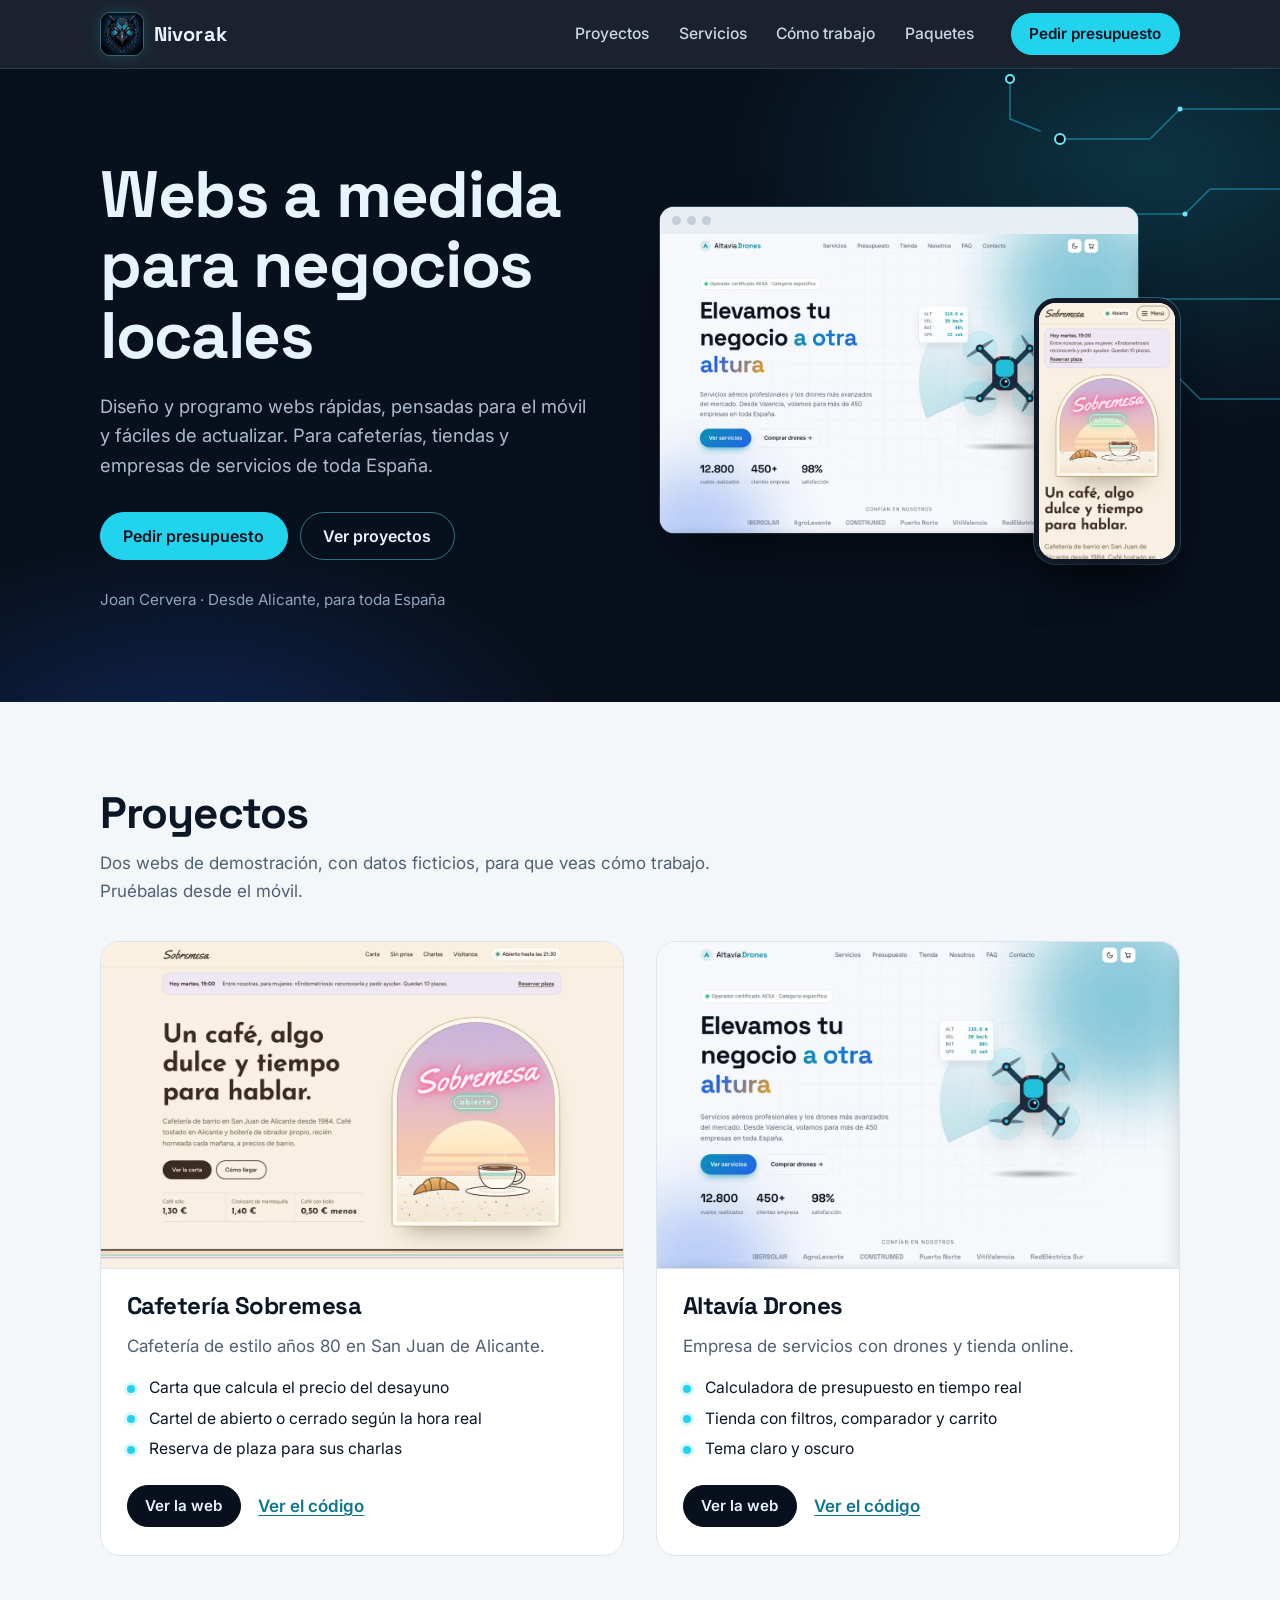
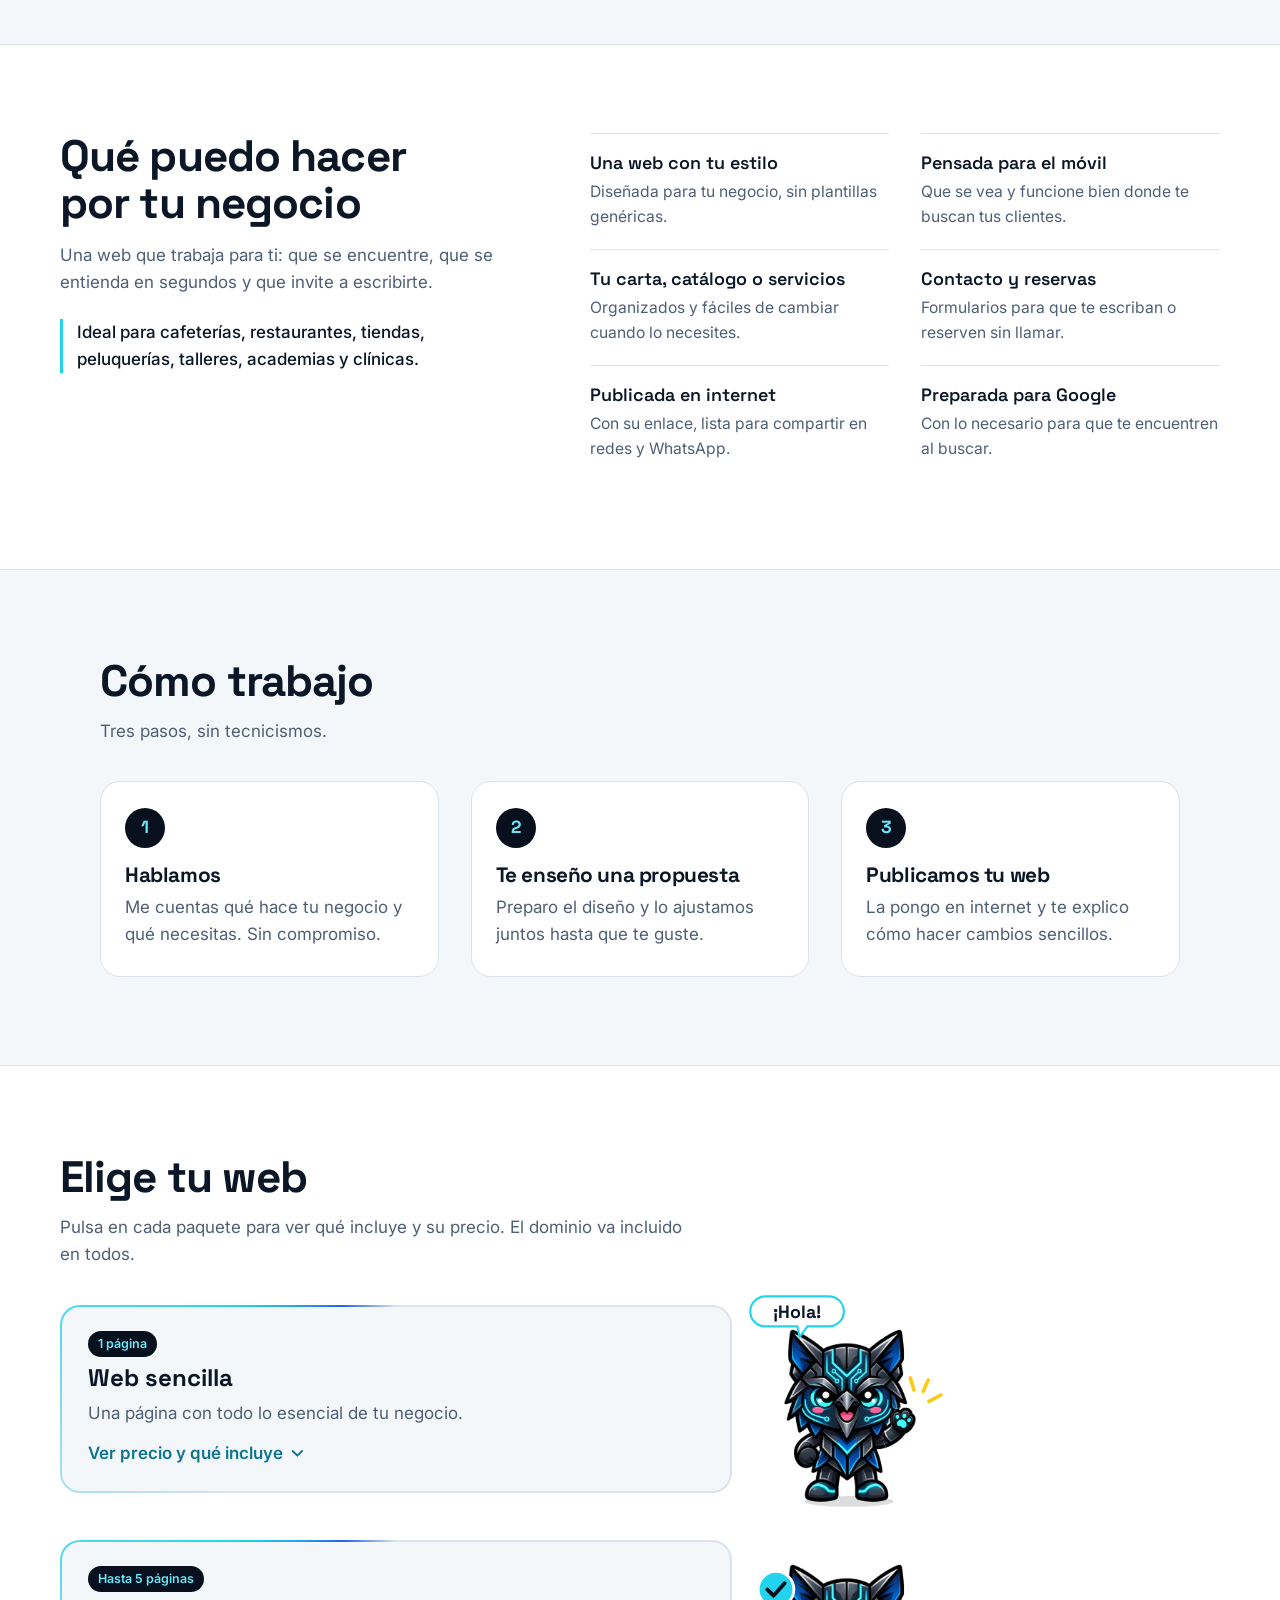
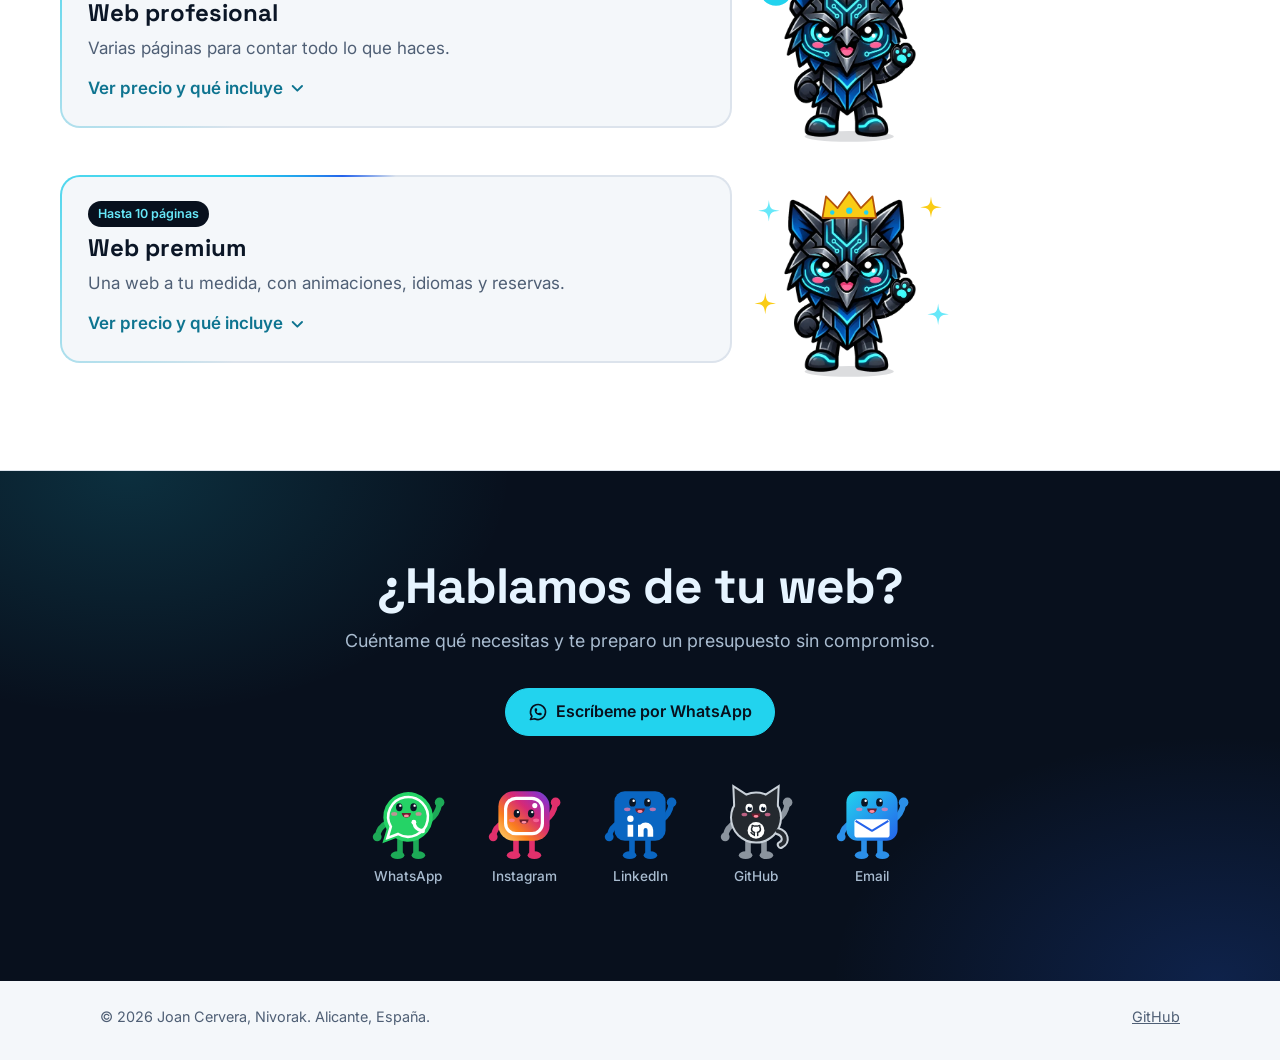
<file: index.html>
<!doctype html>
<html lang="es">
<head>
  <meta charset="utf-8">
  <meta name="viewport" content="width=device-width, initial-scale=1">
  <title>Nivorak | Diseño web a medida desde Alicante para toda España</title>
  <meta name="description" content="Webs a medida para negocios: rápidas, pensadas para el móvil y fáciles de actualizar. Desde Alicante, para toda España. Presupuesto sin compromiso.">
  <link rel="canonical" href="https://nivorakk.github.io/">
  <meta name="theme-color" content="#08101D">
  <link rel="icon" href="assets/img/favicon.png" type="image/png" sizes="96x96">
  <link rel="apple-touch-icon" href="assets/img/apple-touch-icon.png">

  <meta property="og:type" content="website">
  <meta property="og:locale" content="es_ES">
  <meta property="og:site_name" content="Nivorak">
  <meta property="og:title" content="Nivorak | Webs a medida para negocios, desde Alicante para toda España">
  <meta property="og:description" content="Webs a medida para negocios: rápidas, pensadas para el móvil y fáciles de actualizar. Desde Alicante, para toda España. Presupuesto sin compromiso.">
  <meta property="og:url" content="https://nivorakk.github.io/">
  <meta property="og:image" content="https://nivorakk.github.io/assets/img/og.png">
  <meta property="og:image:width" content="1200">
  <meta property="og:image:height" content="630">
  <meta property="og:image:alt" content="La mascota de Nivorak saludando: webs a medida para negocios, desde Alicante para toda España">
  <meta name="twitter:card" content="summary_large_image">

  <script type="application/ld+json">
  {
    "@context": "https://schema.org",
    "@type": "ProfessionalService",
    "name": "Nivorak",
    "description": "Diseño y desarrollo de webs a medida para negocios locales: rápidas, pensadas para el móvil y fáciles de actualizar.",
    "url": "https://nivorakk.github.io/",
    "image": "https://nivorakk.github.io/assets/img/og.png",
    "logo": "https://nivorakk.github.io/assets/img/logo.webp",
    "email": "nivorak.ai@outlook.es",
    "founder": { "@type": "Person", "name": "Joan Cervera" },
    "address": { "@type": "PostalAddress", "addressLocality": "Alicante", "addressRegion": "Comunidad Valenciana", "addressCountry": "ES" },
    "areaServed": "España",
    "knowsLanguage": "es",
    "hasOfferCatalog": {
      "@type": "OfferCatalog",
      "name": "Paquetes de diseño web (precios con IVA)",
      "itemListElement": [
        { "@type": "Offer", "price": "363.00", "priceCurrency": "EUR", "itemOffered": { "@type": "Service", "name": "Web sencilla", "description": "Una página con todo lo esencial del negocio, adaptada al móvil y con dominio incluido." } },
        { "@type": "Offer", "price": "968.00", "priceCurrency": "EUR", "itemOffered": { "@type": "Service", "name": "Web profesional", "description": "Hasta 5 páginas, formulario de contacto y preparada para Google. Dominio incluido." } },
        { "@type": "Offer", "price": "1815.00", "priceCurrency": "EUR", "itemOffered": { "@type": "Service", "name": "Web premium", "description": "Hasta 10 páginas, diseño personalizado con animaciones, varios idiomas, blog y reservas. Dominio incluido." } }
      ]
    },
    "sameAs": [
      "https://www.linkedin.com/in/nivorak",
      "https://github.com/Nivorakk",
      "https://www.instagram.com/nivorak.ai/"
    ]
  }
  </script>

  <link rel="preconnect" href="https://fonts.googleapis.com">
  <link rel="preconnect" href="https://fonts.gstatic.com" crossorigin>
  <link href="https://fonts.googleapis.com/css2?family=Inter:wght@400;500;600;700&family=Space+Grotesk:wght@500;600;700&display=swap" rel="stylesheet">
  <link rel="stylesheet" href="assets/css/estilos.css">
</head>
<body>
  <a class="skip" href="#proyectos">Saltar al contenido</a>

  <header class="top">
    <div class="top__in">
      <a class="logo" href="#inicio" aria-label="Nivorak, inicio">
        <img src="assets/img/logo.webp" width="44" height="44" alt="">
        <span>Nivorak</span>
      </a>
      <nav class="nav" aria-label="Secciones">
        <a href="#proyectos">Proyectos</a>
        <a href="#servicios">Servicios</a>
        <a href="#como-trabajo">Cómo trabajo</a>
        <a href="#paquetes">Paquetes</a>
      </nav>
      <a class="btn btn--small" href="#contacto">Pedir presupuesto</a>
    </div>
  </header>

  <main>
    <section class="hero" id="inicio" aria-labelledby="hero-title">
      <svg class="hero__circuit" viewBox="0 0 600 420" fill="none" aria-hidden="true">
        <g stroke="#22D3EE" stroke-width="1.6" stroke-linecap="round" stroke-linejoin="round" opacity=".45">
          <path d="M600 40 H500 L470 70 H380"/>
          <path d="M600 120 H530 L505 145 H420 L390 175 H300"/>
          <path d="M600 230 H450 L425 255 H260"/>
          <path d="M600 330 H520 L490 300 H400"/>
          <path d="M330 10 V50 L360 62"/>
        </g>
        <g fill="#08101D" stroke="#67E8F9" stroke-width="2"><circle cx="380" cy="70" r="5"/><circle cx="300" cy="175" r="5"/><circle cx="260" cy="255" r="5"/><circle cx="400" cy="300" r="5"/><circle cx="330" cy="10" r="4"/></g>
        <g fill="#67E8F9"><circle cx="500" cy="40" r="2.5"/><circle cx="505" cy="145" r="2.5"/><circle cx="450" cy="230" r="2.5"/><circle cx="490" cy="300" r="2.5"/></g>
      </svg>

      <div class="hero__in">
        <div class="hero__copy">
          <h1 id="hero-title">Webs a medida para negocios locales</h1>
          <p class="hero__lead">
            Diseño y programo webs rápidas, pensadas para el móvil y fáciles de actualizar.
            Para cafeterías, tiendas y empresas de servicios de toda España.
          </p>
          <div class="hero__cta">
            <a class="btn" href="#contacto">Pedir presupuesto</a>
            <a class="btn btn--ghost" href="#proyectos">Ver proyectos</a>
          </div>
          <p class="hero__who">Joan Cervera · Desde Alicante, para toda España</p>
        </div>

        <div class="devices" aria-hidden="true">
          <div class="device device--laptop">
            <div class="device__bar"><i></i><i></i><i></i></div>
            <img src="assets/img/drones-ordenador.webp" width="1200" height="750" alt="">
          </div>
          <div class="device device--phone">
            <img src="assets/img/cafe-movil.webp" width="600" height="1298" alt="">
          </div>
        </div>
      </div>
    </section>

    <section class="section" id="proyectos" aria-labelledby="proyectos-title">
      <div class="section__head">
        <h2 id="proyectos-title">Proyectos</h2>
        <p>Dos webs de demostración, con datos ficticios, para que veas cómo trabajo. Pruébalas desde el móvil.</p>
      </div>

      <div class="projects">
        <article class="project">
          <a class="project__shot" href="https://nivorakk.github.io/Cafeter-a_Web/" tabindex="-1" aria-hidden="true">
            <img src="assets/img/cafe-ordenador.webp" width="1200" height="750" loading="lazy" alt="">
          </a>
          <div class="project__body">
            <h3>Cafetería Sobremesa</h3>
            <p>Cafetería de estilo años 80 en San Juan de Alicante.</p>
            <ul>
              <li>Carta que calcula el precio del desayuno</li>
              <li>Cartel de abierto o cerrado según la hora real</li>
              <li>Reserva de plaza para sus charlas</li>
            </ul>
            <p class="project__links">
              <a class="btn btn--small" href="https://nivorakk.github.io/Cafeter-a_Web/">Ver la web</a>
              <a class="link" href="https://github.com/Nivorakk/Cafeter-a_Web">Ver el código</a>
            </p>
          </div>
        </article>

        <article class="project">
          <a class="project__shot" href="https://nivorakk.github.io/Drones_web/" tabindex="-1" aria-hidden="true">
            <img src="assets/img/drones-ordenador.webp" width="1200" height="750" loading="lazy" alt="">
          </a>
          <div class="project__body">
            <h3>Altavía Drones</h3>
            <p>Empresa de servicios con drones y tienda online.</p>
            <ul>
              <li>Calculadora de presupuesto en tiempo real</li>
              <li>Tienda con filtros, comparador y carrito</li>
              <li>Tema claro y oscuro</li>
            </ul>
            <p class="project__links">
              <a class="btn btn--small" href="https://nivorakk.github.io/Drones_web/">Ver la web</a>
              <a class="link" href="https://github.com/Nivorakk/Drones_web">Ver el código</a>
            </p>
          </div>
        </article>
      </div>
    </section>

    <section class="section section--alt" id="servicios" aria-labelledby="servicios-title">
      <div class="services">
        <div class="services__intro">
          <h2 id="servicios-title">Qué puedo hacer por tu negocio</h2>
          <p>Una web que trabaja para ti: que se encuentre, que se entienda en segundos y que invite a escribirte.</p>
          <p class="fit">Ideal para cafeterías, restaurantes, tiendas, peluquerías, talleres, academias y clínicas.</p>
        </div>
        <dl class="services__list">
          <div><dt>Una web con tu estilo</dt><dd>Diseñada para tu negocio, sin plantillas genéricas.</dd></div>
          <div><dt>Pensada para el móvil</dt><dd>Que se vea y funcione bien donde te buscan tus clientes.</dd></div>
          <div><dt>Tu carta, catálogo o servicios</dt><dd>Organizados y fáciles de cambiar cuando lo necesites.</dd></div>
          <div><dt>Contacto y reservas</dt><dd>Formularios para que te escriban o reserven sin llamar.</dd></div>
          <div><dt>Publicada en internet</dt><dd>Con su enlace, lista para compartir en redes y WhatsApp.</dd></div>
          <div><dt>Preparada para Google</dt><dd>Con lo necesario para que te encuentren al buscar.</dd></div>
        </dl>
      </div>
    </section>

    <section class="section" id="como-trabajo" aria-labelledby="pasos-title">
      <div class="section__head">
        <h2 id="pasos-title">Cómo trabajo</h2>
        <p>Tres pasos, sin tecnicismos.</p>
      </div>
      <ol class="steps">
        <li>
          <h3>Hablamos</h3>
          <p>Me cuentas qué hace tu negocio y qué necesitas. Sin compromiso.</p>
        </li>
        <li>
          <h3>Te enseño una propuesta</h3>
          <p>Preparo el diseño y lo ajustamos juntos hasta que te guste.</p>
        </li>
        <li>
          <h3>Publicamos tu web</h3>
          <p>La pongo en internet y te explico cómo hacer cambios sencillos.</p>
        </li>
      </ol>
    </section>

    <section class="section section--alt" id="paquetes" aria-labelledby="paquetes-title">
      <div class="plans-wrap">
        <div class="section__head">
          <h2 id="paquetes-title">Elige tu web</h2>
          <p>Pulsa en cada paquete para ver qué incluye y su precio. El dominio va incluido en todos.</p>
        </div>
        <div class="plans">
          <div class="plan-row">
            <details class="plan" name="paquete">
              <summary>
                <span class="plan__tag">1 página</span>
                <span class="plan__name">Web sencilla</span>
                <span class="plan__sum">Una página con todo lo esencial de tu negocio.</span>
                <span class="plan__more">Ver precio y qué incluye <svg class="plan__chev" viewBox="0 0 24 24" aria-hidden="true"><path d="M6 9l6 6 6-6"/></svg></span>
              </summary>
              <div class="plan__body">
                <p class="plan__price">300 € + IVA = <strong>363 €</strong></p>
                <p class="plan__note">Pago único. Dominio incluido.</p>
                <h4>Qué incluye</h4>
                <ul class="plan__list">
                  <li>Una sola página con inicio, servicios o carta, tu negocio, horario y mapa, y contacto.</li>
                  <li>Botón de WhatsApp para que tus clientes te escriban al momento.</li>
                  <li>Adaptada al móvil y rápida.</li>
                  <li>Dominio propio (www.tunegocio.es) incluido.</li>
                  <li>Alta en Google.</li>
                  <li>2 rondas de cambios hasta que te guste.</li>
                  <li>Entrega en 1 semana, aproximadamente.</li>
                </ul>
                <h4>Mantenimiento (opcional)</h4>
                <ul class="plan__maint">
                  <li><span class="plan__mname">Básico</span><span class="plan__mprice">30 € + IVA = <strong>36,30 €</strong>/mes</span><span class="plan__mtext">Renovación del dominio, revisión mensual de que todo funciona, copia de seguridad y 1 cambio pequeño al mes.</span></li>
                  <li><span class="plan__mname">Estándar</span><span class="plan__mprice">60 € + IVA = <strong>72,60 €</strong>/mes</span><span class="plan__mtext">Todo lo del Básico y hasta 3 cambios pequeños al mes.</span></li>
                  <li><span class="plan__mname">Completo</span><span class="plan__mprice">100 € + IVA = <strong>121 €</strong>/mes</span><span class="plan__mtext">Todo lo del Estándar, cambios pequeños sin límite, respuesta en menos de 24 horas y una novedad al mes (una oferta, una foto de temporada…).</span></li>
                </ul>
                <p class="plan__small">Un cambio pequeño es cambiar un texto, una foto, un precio o un horario. Algo más grande, como una sección nueva, se presupuesta aparte. A partir del segundo año, la renovación del dominio va incluida en el mantenimiento.</p>
                <a class="btn plan__cta" href="https://wa.me/34648530954?text=Hola%20Joan%2C%20me%20interesa%20la%20Web%20sencilla.">Quiero la Web sencilla</a>
              </div>
            </details>
            <div class="nv nv--saluda" aria-hidden="true"><svg viewBox="-70 -60 560 580"><ellipse class="nv-sombra" cx="191" cy="490" rx="125" ry="15"/><g class="nv-fig"><image href="assets/img/nivo-cuerpo.webp" width="420" height="497"/><g class="nv-brazo"><image href="assets/img/nivo-brazo.webp" width="420" height="497"/></g><g class="nv-rayas" fill="none" stroke="#FACC15" stroke-width="10" stroke-linecap="round"><path d="M372 178l-10-34M398 182l14-32M414 210l34-18"/></g><g class="nv-bocadillo"><path d="M-44 -84h178a42 42 0 0 1 0 84h-60l-22 30-6-30h-90a42 42 0 0 1 0-84z" fill="#fff" stroke="#22D3EE" stroke-width="6" stroke-linejoin="round"/><text x="45" y="-24" text-anchor="middle" font-family="Space Grotesk, sans-serif" font-weight="700" font-size="50" fill="#0B1626">¡Hola!</text></g></g></svg></div>
          </div>
          <div class="plan-row">
            <details class="plan" name="paquete">
              <summary>
                <span class="plan__tag">Hasta 5 páginas</span>
                <span class="plan__name">Web profesional</span>
                <span class="plan__sum">Varias páginas para contar todo lo que haces.</span>
                <span class="plan__more">Ver precio y qué incluye <svg class="plan__chev" viewBox="0 0 24 24" aria-hidden="true"><path d="M6 9l6 6 6-6"/></svg></span>
              </summary>
              <div class="plan__body">
                <p class="plan__price">800 € + IVA = <strong>968 €</strong></p>
                <p class="plan__note">Pago único. Dominio incluido.</p>
                <h4>Qué incluye</h4>
                <p class="plan__lead">Todo lo de la Web sencilla, y además:</p>
                <ul class="plan__list">
                  <li>Hasta 5 páginas: por ejemplo, inicio, servicios, quiénes somos, galería y contacto.</li>
                  <li>Formulario de contacto.</li>
                  <li>Preparada para aparecer mejor en Google.</li>
                  <li>3 rondas de cambios.</li>
                  <li>Entrega en 2 o 3 semanas.</li>
                </ul>
                <h4>Mantenimiento (opcional)</h4>
                <ul class="plan__maint">
                  <li><span class="plan__mname">Básico</span><span class="plan__mprice">30 € + IVA = <strong>36,30 €</strong>/mes</span><span class="plan__mtext">Renovación del dominio, revisión mensual de que todo funciona, copia de seguridad y 1 cambio pequeño al mes.</span></li>
                  <li><span class="plan__mname">Estándar</span><span class="plan__mprice">60 € + IVA = <strong>72,60 €</strong>/mes</span><span class="plan__mtext">Todo lo del Básico y hasta 3 cambios pequeños al mes.</span></li>
                  <li><span class="plan__mname">Completo</span><span class="plan__mprice">100 € + IVA = <strong>121 €</strong>/mes</span><span class="plan__mtext">Todo lo del Estándar, cambios pequeños sin límite, respuesta en menos de 24 horas y una novedad al mes (una oferta, una foto de temporada…).</span></li>
                </ul>
                <p class="plan__small">Un cambio pequeño es cambiar un texto, una foto, un precio o un horario. Algo más grande, como una sección nueva, se presupuesta aparte. A partir del segundo año, la renovación del dominio va incluida en el mantenimiento.</p>
                <a class="btn plan__cta" href="https://wa.me/34648530954?text=Hola%20Joan%2C%20me%20interesa%20la%20Web%20profesional.">Quiero la Web profesional</a>
              </div>
            </details>
            <div class="nv nv--asiente" aria-hidden="true"><svg viewBox="-70 -60 560 580"><ellipse class="nv-sombra" cx="191" cy="490" rx="125" ry="15"/><g class="nv-fig"><image href="assets/img/nivo-cuerpo.webp" width="420" height="497"/><g class="nv-brazo"><image href="assets/img/nivo-brazo.webp" width="420" height="497"/></g><g class="nv-check"><circle cx="-14" cy="78" r="50" fill="#22D3EE" stroke="#fff" stroke-width="8"/><path d="M-38 79l17 17 31-35" fill="none" stroke="#08101D" stroke-width="11" stroke-linecap="round" stroke-linejoin="round"/></g></g></svg></div>
          </div>
          <div class="plan-row">
            <details class="plan" name="paquete">
              <summary>
                <span class="plan__tag">Hasta 10 páginas</span>
                <span class="plan__name">Web premium</span>
                <span class="plan__sum">Una web a tu medida, con animaciones, idiomas y reservas.</span>
                <span class="plan__more">Ver precio y qué incluye <svg class="plan__chev" viewBox="0 0 24 24" aria-hidden="true"><path d="M6 9l6 6 6-6"/></svg></span>
              </summary>
              <div class="plan__body">
                <p class="plan__price">1.500 € + IVA = <strong>1.815 €</strong></p>
                <p class="plan__note">Pago único. Dominio incluido.</p>
                <h4>Qué incluye</h4>
                <p class="plan__lead">Todo lo de la Web profesional, y además:</p>
                <ul class="plan__list">
                  <li>Diseño más personalizado, con animaciones.</li>
                  <li>Hasta 10 páginas.</li>
                  <li>Varios idiomas, por ejemplo español e inglés.</li>
                  <li>Blog o sección de novedades.</li>
                  <li>Botón de reservas o citas.</li>
                  <li>Un mes de cambios incluidos después de la entrega.</li>
                </ul>
                <h4>Mantenimiento (opcional)</h4>
                <ul class="plan__maint">
                  <li><span class="plan__mname">Básico</span><span class="plan__mprice">30 € + IVA = <strong>36,30 €</strong>/mes</span><span class="plan__mtext">Renovación del dominio, revisión mensual de que todo funciona, copia de seguridad y 1 cambio pequeño al mes.</span></li>
                  <li><span class="plan__mname">Estándar</span><span class="plan__mprice">60 € + IVA = <strong>72,60 €</strong>/mes</span><span class="plan__mtext">Todo lo del Básico y hasta 3 cambios pequeños al mes.</span></li>
                  <li><span class="plan__mname">Completo</span><span class="plan__mprice">100 € + IVA = <strong>121 €</strong>/mes</span><span class="plan__mtext">Todo lo del Estándar, cambios pequeños sin límite, respuesta en menos de 24 horas y una novedad al mes (una oferta, una foto de temporada…).</span></li>
                </ul>
                <p class="plan__small">Un cambio pequeño es cambiar un texto, una foto, un precio o un horario. Algo más grande, como una sección nueva, se presupuesta aparte. A partir del segundo año, la renovación del dominio va incluida en el mantenimiento.</p>
                <a class="btn plan__cta" href="https://wa.me/34648530954?text=Hola%20Joan%2C%20me%20interesa%20la%20Web%20premium.">Quiero la Web premium</a>
              </div>
            </details>
            <div class="nv nv--celebra" aria-hidden="true"><svg viewBox="-70 -60 560 580"><ellipse class="nv-sombra" cx="191" cy="490" rx="125" ry="15"/><g class="nv-fig"><image href="assets/img/nivo-cuerpo.webp" width="420" height="497"/><g class="nv-brazo"><image href="assets/img/nivo-brazo.webp" width="420" height="497"/></g><g class="nv-corona"><g transform="translate(191 60) scale(1.25) translate(-191 -60)"><path d="M131 60 139 12l26 26 26-36 26 36 26-26 8 48z" fill="#FACC15" stroke="#B45309" stroke-width="4" stroke-linejoin="round"/><circle cx="191" cy="44" r="7" fill="#22D3EE"/><circle cx="153" cy="48" r="5" fill="#22D3EE"/><circle cx="229" cy="48" r="5" fill="#22D3EE"/></g></g><path class="nv-brillo" style="--d:0" transform="translate(-34 40) scale(5)" d="M0 -6C.6 -1 1 -.6 6 0C1 .6 .6 1 0 6C-.6 1 -1 .6 -6 0C-1 -.6 -.6 -1 0 -6Z" fill="#67E8F9"/><path class="nv-brillo" style="--d:0.5" transform="translate(420 30) scale(5)" d="M0 -6C.6 -1 1 -.6 6 0C1 .6 .6 1 0 6C-.6 1 -1 .6 -6 0C-1 -.6 -.6 -1 0 -6Z" fill="#FACC15"/><path class="nv-brillo" style="--d:1" transform="translate(440 330) scale(5)" d="M0 -6C.6 -1 1 -.6 6 0C1 .6 .6 1 0 6C-.6 1 -1 .6 -6 0C-1 -.6 -.6 -1 0 -6Z" fill="#67E8F9"/><path class="nv-brillo" style="--d:1.5" transform="translate(-44 300) scale(5)" d="M0 -6C.6 -1 1 -.6 6 0C1 .6 .6 1 0 6C-.6 1 -1 .6 -6 0C-1 -.6 -.6 -1 0 -6Z" fill="#FACC15"/></g></svg></div>
          </div>
        </div>
      </div>
    </section>

    <section class="contact" id="contacto" aria-labelledby="contacto-title">
      <div class="contact__in">
        <h2 id="contacto-title">¿Hablamos de tu web?</h2>
        <p>Cuéntame qué necesitas y te preparo un presupuesto sin compromiso.</p>
        <div class="contact__actions">
          <a class="btn" href="https://wa.me/34648530954?text=Hola%20Joan%2C%20me%20gustar%C3%ADa%20pedir%20presupuesto%20para%20una%20web."><svg class="btn__icon" viewBox="0 0 24 24" aria-hidden="true"><path d="M3 21l1.65 -3.8a9 9 0 1 1 3.4 2.9l-5.05 .9"/><path d="M9 10a.5 .5 0 0 0 1 0v-1a.5 .5 0 0 0 -1 0v1a5 5 0 0 0 5 5h1a.5 .5 0 0 0 0 -1h-1a.5 .5 0 0 0 0 1"/></svg>Escríbeme por WhatsApp</a>
        </div>
        <ul class="social" aria-label="Otras formas de contacto">
          <li style="--i:0; --ext:#1DAA57"><a href="https://wa.me/34648530954?text=Hola%20Joan%2C%20me%20gustar%C3%ADa%20pedir%20presupuesto%20para%20una%20web.">
            <svg viewBox="0 0 100 100" aria-hidden="true"><g class="m-fig"><path class="m-ext" d="M40 72v20M60 72v20"/><ellipse class="m-pie" cx="37" cy="94" rx="8.5" ry="4.8"/><ellipse class="m-pie" cx="63" cy="94" rx="8.5" ry="4.8"/><g class="m-brazo-i"><path class="m-ext" d="M23 54q-9 5-11 15"/><circle class="m-mano" cx="11.5" cy="71" r="5.5"/></g><g class="m-brazo-d"><path class="m-ext" d="M77 50q10-7 12-19"/><circle class="m-mano" cx="89.5" cy="28" r="6"/></g><path d="M34.5 72.9A31 31 0 1 0 23.2 61.5L18 79z" fill="#25D366"/><path d="M34.5 72.9A31 31 0 1 0 23.2 61.5L18 79z" transform="translate(50 46) scale(.8) translate(-50 -46)" fill="none" stroke="#fff" stroke-width="4"/><ellipse cx="39.075" cy="34" rx="3.9899999999999998" ry="5.04" fill="#0B1626"/><ellipse cx="56.925" cy="34" rx="3.9899999999999998" ry="5.04" fill="#0B1626"/><circle cx="40.440000000000005" cy="32.11" r="1.47" fill="#fff"/><circle cx="58.29" cy="32.11" r="1.47" fill="#fff"/><ellipse cx="32.775000000000006" cy="42.35" rx="3.7800000000000002" ry="2.3100000000000005" fill="#FF7AA8" opacity=".7"/><ellipse cx="63.224999999999994" cy="42.35" rx="3.7800000000000002" ry="2.3100000000000005" fill="#FF7AA8" opacity=".7"/><path d="M42.225 41.35h11.55a5.775 5.775 0 0 1 -11.55 0z" fill="#6B1D2E"/><ellipse cx="48" cy="44.9305" rx="3.1762500000000005" ry="1.7325000000000002" fill="#FF8FA3"/><path d="M57.5 53.5c.8 5.2 4.8 9.2 10 10" fill="none" stroke="#fff" stroke-width="4.2" stroke-linecap="round"/><circle cx="57.3" cy="52.8" r="3" fill="#fff"/><circle cx="68.2" cy="63.7" r="3" fill="#fff"/></g></svg>
            <span>WhatsApp</span>
          </a></li>
          <li style="--i:1; --ext:#E1306C"><a href="https://www.instagram.com/nivorak.ai/">
            <svg viewBox="0 0 100 100" aria-hidden="true"><g class="m-fig"><path class="m-ext" d="M40 72v20M60 72v20"/><ellipse class="m-pie" cx="37" cy="94" rx="8.5" ry="4.8"/><ellipse class="m-pie" cx="63" cy="94" rx="8.5" ry="4.8"/><g class="m-brazo-i"><path class="m-ext" d="M23 54q-9 5-11 15"/><circle class="m-mano" cx="11.5" cy="71" r="5.5"/></g><g class="m-brazo-d"><path class="m-ext" d="M77 50q10-7 12-19"/><circle class="m-mano" cx="89.5" cy="28" r="6"/></g><defs><linearGradient id="m-ig" x1="0" y1="1" x2="1" y2="0"><stop offset="0" stop-color="#FEDA75"/><stop offset=".3" stop-color="#FA7E1E"/><stop offset=".6" stop-color="#D62976"/><stop offset=".85" stop-color="#962FBF"/><stop offset="1" stop-color="#4F5BD5"/></linearGradient></defs><rect x="18" y="14" width="64" height="62" rx="19" fill="url(#m-ig)"/><rect x="27" y="23" width="46" height="44" rx="13" fill="none" stroke="#fff" stroke-width="4"/><circle cx="63.5" cy="32" r="3.2" fill="#fff"/><ellipse cx="41.075" cy="42" rx="3.9899999999999998" ry="5.04" fill="#0B1626"/><ellipse cx="58.925" cy="42" rx="3.9899999999999998" ry="5.04" fill="#0B1626"/><circle cx="42.440000000000005" cy="40.11" r="1.47" fill="#fff"/><circle cx="60.29" cy="40.11" r="1.47" fill="#fff"/><ellipse cx="34.775000000000006" cy="50.35" rx="3.7800000000000002" ry="2.3100000000000005" fill="#FF7AA8" opacity=".7"/><ellipse cx="65.225" cy="50.35" rx="3.7800000000000002" ry="2.3100000000000005" fill="#FF7AA8" opacity=".7"/><path d="M44.225 49.35h11.55a5.775 5.775 0 0 1 -11.55 0z" fill="#6B1D2E"/><ellipse cx="50" cy="52.9305" rx="3.1762500000000005" ry="1.7325000000000002" fill="#FF8FA3"/></g></svg>
            <span>Instagram</span>
          </a></li>
          <li style="--i:2; --ext:#0A66C2"><a href="https://www.linkedin.com/in/nivorak">
            <svg viewBox="0 0 100 100" aria-hidden="true"><g class="m-fig"><path class="m-ext" d="M40 72v20M60 72v20"/><ellipse class="m-pie" cx="37" cy="94" rx="8.5" ry="4.8"/><ellipse class="m-pie" cx="63" cy="94" rx="8.5" ry="4.8"/><g class="m-brazo-i"><path class="m-ext" d="M23 54q-9 5-11 15"/><circle class="m-mano" cx="11.5" cy="71" r="5.5"/></g><g class="m-brazo-d"><path class="m-ext" d="M77 50q10-7 12-19"/><circle class="m-mano" cx="89.5" cy="28" r="6"/></g><rect x="18" y="14" width="64" height="62" rx="13" fill="#0A66C2"/><ellipse cx="40.65" cy="28" rx="4.18" ry="5.28" fill="#0B1626"/><ellipse cx="59.35" cy="28" rx="4.18" ry="5.28" fill="#0B1626"/><circle cx="42.08" cy="26.02" r="1.54" fill="#fff"/><circle cx="60.78" cy="26.02" r="1.54" fill="#fff"/><ellipse cx="34.05" cy="36.7" rx="3.9600000000000004" ry="2.4200000000000004" fill="#FF7AA8" opacity=".7"/><ellipse cx="65.95" cy="36.7" rx="3.9600000000000004" ry="2.4200000000000004" fill="#FF7AA8" opacity=".7"/><path d="M43.95 35.7h12.100000000000001a6.050000000000001 6.050000000000001 0 0 1 -12.100000000000001 0z" fill="#6B1D2E"/><ellipse cx="50" cy="39.451" rx="3.3275000000000006" ry="1.8150000000000002" fill="#FF8FA3"/><g fill="none" stroke="#fff" stroke-width="7"><path d="M38 56v15M51 71V56M51 62.5a6 6 0 0 1 12 0V71"/></g><circle cx="38" cy="48.5" r="4" fill="#fff"/></g></svg>
            <span>LinkedIn</span>
          </a></li>
          <li style="--i:3; --ext:#8B949E"><a href="https://github.com/Nivorakk">
            <svg viewBox="0 0 100 100" aria-hidden="true"><g class="m-fig"><path class="m-ext" d="M40 72v20M60 72v20"/><ellipse class="m-pie" cx="37" cy="94" rx="8.5" ry="4.8"/><ellipse class="m-pie" cx="63" cy="94" rx="8.5" ry="4.8"/><g class="m-brazo-i"><path class="m-ext" d="M23 54q-9 5-11 15"/><circle class="m-mano" cx="11.5" cy="71" r="5.5"/></g><g class="m-brazo-d"><path class="m-ext" d="M77 50q10-7 12-19"/><circle class="m-mano" cx="89.5" cy="28" r="6"/></g><g id="m-gato"><circle cx="50" cy="47" r="30"/><path d="M24 33 23 10l20 13zM76 33l1-23-20 13z"/></g><path d="M77 64c10 3 12 13 4 17" fill="none" stroke="#C9D1D9" stroke-width="10" stroke-linecap="round"/><use href="#m-gato" fill="#C9D1D9" stroke="#C9D1D9" stroke-width="5"/><use href="#m-gato" fill="#24292F" stroke="#24292F" stroke-width="0"/><path d="M77 64c10 3 12 13 4 17" fill="none" stroke="#24292F" stroke-width="5" stroke-linecap="round"/><ellipse cx="41.5" cy="35" rx="4.6" ry="5.4" fill="#fff"/><ellipse cx="58.5" cy="35" rx="4.6" ry="5.4" fill="#fff"/><circle cx="42.1" cy="35.8" r="2.8" fill="#0B1626"/><circle cx="59.1" cy="35.8" r="2.8" fill="#0B1626"/><circle cx="42.8" cy="33.2" r="1.4" fill="#fff"/><circle cx="59.8" cy="33.2" r="1.4" fill="#fff"/><ellipse cx="35.5" cy="43.0" rx="3.6" ry="2.2" fill="#FF7AA8" opacity=".7"/><ellipse cx="64.5" cy="43.0" rx="3.6" ry="2.2" fill="#FF7AA8" opacity=".7"/><path d="M44.5 42.0h11.0a5.5 5.5 0 0 1 -11.0 0z" fill="#6B1D2E"/><ellipse cx="50" cy="45.41" rx="3.0250000000000004" ry="1.65" fill="#FF8FA3"/><circle cx="50" cy="63" r="10.5" fill="#fff"/><g transform="translate(41.6 54.6) scale(.7)" fill="none" stroke="#24292F" stroke-width="2.6" stroke-linecap="round" stroke-linejoin="round"><path d="M9 19c-4.3 1.4 -4.3 -2.5 -6 -3m12 5v-3.5c0 -1 .1 -1.4 -.5 -2c2.8 -.3 5.5 -1.4 5.5 -6a4.6 4.6 0 0 0 -1.3 -3.2a4.2 4.2 0 0 0 -.1 -3.2s-1.1 -.3 -3.5 1.3a12.3 12.3 0 0 0 -6.2 0c-2.4 -1.6 -3.5 -1.3 -3.5 -1.3a4.2 4.2 0 0 0 -.1 3.2a4.6 4.6 0 0 0 -1.3 3.2c0 4.6 2.7 5.7 5.5 6c-.6 .6 -.6 1.2 -.5 2v3.5"/></g></g></svg>
            <span>GitHub</span>
          </a></li>
          <li style="--i:4; --ext:#2B8FE8"><a href="mailto:nivorak.ai@outlook.es?subject=Presupuesto%20web">
            <svg viewBox="0 0 100 100" aria-hidden="true"><g class="m-fig"><path class="m-ext" d="M40 72v20M60 72v20"/><ellipse class="m-pie" cx="37" cy="94" rx="8.5" ry="4.8"/><ellipse class="m-pie" cx="63" cy="94" rx="8.5" ry="4.8"/><g class="m-brazo-i"><path class="m-ext" d="M23 54q-9 5-11 15"/><circle class="m-mano" cx="11.5" cy="71" r="5.5"/></g><g class="m-brazo-d"><path class="m-ext" d="M77 50q10-7 12-19"/><circle class="m-mano" cx="89.5" cy="28" r="6"/></g><defs><linearGradient id="m-mail" x1="0" y1="0" x2="1" y2="1"><stop offset="0" stop-color="#22D3EE"/><stop offset="1" stop-color="#2563EB"/></linearGradient></defs><rect x="18" y="14" width="64" height="62" rx="14" fill="url(#m-mail)"/><ellipse cx="40.65" cy="28" rx="4.18" ry="5.28" fill="#0B1626"/><ellipse cx="59.35" cy="28" rx="4.18" ry="5.28" fill="#0B1626"/><circle cx="42.08" cy="26.02" r="1.54" fill="#fff"/><circle cx="60.78" cy="26.02" r="1.54" fill="#fff"/><ellipse cx="34.05" cy="36.7" rx="3.9600000000000004" ry="2.4200000000000004" fill="#FF7AA8" opacity=".7"/><ellipse cx="65.95" cy="36.7" rx="3.9600000000000004" ry="2.4200000000000004" fill="#FF7AA8" opacity=".7"/><path d="M43.95 35.7h12.100000000000001a6.050000000000001 6.050000000000001 0 0 1 -12.100000000000001 0z" fill="#6B1D2E"/><ellipse cx="50" cy="39.451" rx="3.3275000000000006" ry="1.8150000000000002" fill="#FF8FA3"/><rect x="28" y="49" width="44" height="23" rx="3.5" fill="#fff"/><path d="M29.5 51 50 63.5 70.5 51" fill="none" stroke="#2563EB" stroke-width="2.6" stroke-linejoin="round"/></g></svg>
            <span>Email</span>
          </a></li>
        </ul>
      </div>
    </section>
  </main>

  <footer class="foot">
    <p>© 2026 Joan Cervera, Nivorak. Alicante, España.</p>
    <p><a href="https://github.com/Nivorakk">GitHub</a></p>
  </footer>
  <!-- Contador de visitas sin cookies -->
  <script data-goatcounter="https://nivorak.goatcounter.com/count" async src="https://gc.zgo.at/count.js"></script>
</body>
</html>
</file>
<file: assets/css/estilos.css>
/* Nivorak: página de portafolio */

:root {
  --noche: #08101D;
  --noche-2: #0E1A2C;
  --cian: #22D3EE;
  --cian-claro: #67E8F9;
  --azul: #2563EB;
  --niebla: #F4F7FA;
  --blanco: #FFFFFF;
  --tinta: #0B1626;
  --gris: #4F5F75;
  --gris-claro: #A9BCD0;
  --linea: #DCE3EC;
  --enlace: #0E7490;

  --f-display: "Space Grotesk", "Segoe UI", system-ui, sans-serif;
  --f-body: "Inter", "Segoe UI", system-ui, sans-serif;

  --max: 1160px;
  --gutter: clamp(1rem, 4vw, 2.5rem);
  --r-l: 20px;
  --r-m: 12px;
  --r-pill: 999px;
}

*, *::before, *::after { box-sizing: border-box; }
html { scroll-behavior: smooth; scroll-padding-top: 76px; -webkit-text-size-adjust: 100%; }
body {
  margin: 0;
  background: var(--niebla);
  color: var(--tinta);
  font-family: var(--f-body);
  font-size: 1.0625rem;
  line-height: 1.6;
  -webkit-font-smoothing: antialiased;
  overflow-x: hidden;
}
h1, h2, h3 { font-family: var(--f-display); line-height: 1.08; margin: 0; letter-spacing: -0.02em; text-wrap: balance; }
p, ul, ol, dl, dd { margin: 0; }
img { display: block; max-width: 100%; height: auto; }
a { color: var(--enlace); }
:focus-visible { outline: 3px solid var(--cian); outline-offset: 3px; border-radius: 6px; }

.skip { position: absolute; left: 1rem; top: -100px; z-index: 100; padding: .6rem 1rem; border-radius: var(--r-pill); background: var(--cian); color: var(--noche); font-weight: 600; }
.skip:focus { top: .75rem; }

/* Botones */
.btn {
  display: inline-flex; align-items: center; justify-content: center;
  min-height: 48px; padding: .7rem 1.4rem;
  border-radius: var(--r-pill); border: 1.5px solid var(--cian);
  background: var(--cian); color: var(--noche);
  font: 600 1rem/1.2 var(--f-body); text-decoration: none;
  transition: background-color .18s ease, color .18s ease, border-color .18s ease;
}
.btn:hover { background: var(--cian-claro); border-color: var(--cian-claro); }
.btn--ghost { background: transparent; color: #E6F4FF; border-color: rgba(103, 232, 249, .45); }
.btn--ghost:hover { background: rgba(34, 211, 238, .12); border-color: var(--cian-claro); }
.btn--small { min-height: 42px; padding: .5rem 1.1rem; font-size: .95rem; }

/* Cabecera */
.top { position: sticky; top: 0; z-index: 50; background: rgba(8, 16, 29, .92); backdrop-filter: blur(10px); -webkit-backdrop-filter: blur(10px); border-bottom: 1px solid rgba(103, 232, 249, .14); }
.top__in { max-width: var(--max); margin: 0 auto; height: 68px; padding: 0 var(--gutter); display: flex; align-items: center; gap: 1.5rem; }
.logo { display: inline-flex; align-items: center; gap: .6rem; color: #E6F4FF; text-decoration: none; font: 700 1.25rem/1 var(--f-display); letter-spacing: .01em; margin-right: auto; }
.logo img { width: 44px; height: 44px; border-radius: 10px; border: 1px solid rgba(103, 232, 249, .35); box-shadow: 0 0 14px rgba(34, 211, 238, .18); }
.nav { display: flex; gap: .25rem; }
.nav a { color: #C9D7E6; text-decoration: none; font-weight: 500; font-size: .98rem; padding: .45rem .8rem; border-radius: var(--r-pill); }
.nav a:hover { color: #FFF; background: rgba(255, 255, 255, .06); }

/* Portada */
.hero { position: relative; overflow: hidden; color: #E6F4FF;
  background:
    radial-gradient(ellipse 55% 70% at 90% 15%, rgba(34, 211, 238, .18), transparent 60%),
    radial-gradient(ellipse 50% 60% at 15% 110%, rgba(37, 99, 235, .25), transparent 60%),
    var(--noche);
}
.hero__circuit { position: absolute; right: 0; top: 0; width: min(600px, 60vw); height: auto; pointer-events: none; }
.hero__in { position: relative; max-width: var(--max); margin: 0 auto; padding: clamp(3rem, 7vw, 6rem) var(--gutter) clamp(3.5rem, 7vw, 6rem);
  display: grid; grid-template-columns: minmax(0, 1fr) minmax(0, 1.05fr); gap: clamp(2rem, 5vw, 4rem); align-items: center; }
.hero h1 { font-size: clamp(2.5rem, 5.4vw, 4.1rem); max-width: 12ch; }
.hero__lead { margin-top: 1.3rem; max-width: 33rem; font-size: 1.15rem; color: var(--gris-claro); }
.hero__cta { display: flex; flex-wrap: wrap; gap: .75rem; margin-top: 2rem; }
.hero__who { margin-top: 1.75rem; font-size: .95rem; color: #8FA6BE; }

.devices { position: relative; padding-bottom: 6%; }
.device { border-radius: 14px; overflow: hidden; background: #fff; box-shadow: 0 30px 60px -25px rgba(0, 0, 0, .7), 0 0 0 1px rgba(103, 232, 249, .25); }
.device--laptop { width: 92%; }
.device__bar { display: flex; gap: 6px; padding: 9px 12px; background: #E9EEF4; }
.device__bar i { width: 9px; height: 9px; border-radius: 50%; background: #C5CFDB; }
.device--phone { position: absolute; right: 0; bottom: 0; width: 28%; border-radius: 22px; border: 5px solid #111827; box-shadow: 0 30px 50px -20px rgba(0, 0, 0, .8), 0 0 0 1px rgba(103, 232, 249, .3); }
.device--phone img { aspect-ratio: 9 / 17; object-fit: cover; object-position: top; }

/* Secciones */
.section { max-width: var(--max); margin: 0 auto; padding: clamp(3.5rem, 7vw, 5.5rem) var(--gutter); }
.section--alt { max-width: none; background: var(--blanco); border-top: 1px solid var(--linea); border-bottom: 1px solid var(--linea); }
.section__head { max-width: 40rem; margin-bottom: 2.25rem; }
.section__head h2, .services__intro h2 { font-size: clamp(2rem, 3.6vw, 2.75rem); }
.section__head p { margin-top: .8rem; color: var(--gris); }

/* Proyectos */
.projects { display: grid; grid-template-columns: repeat(2, minmax(0, 1fr)); gap: clamp(1.25rem, 3vw, 2rem); }
.project { display: flex; flex-direction: column; background: var(--blanco); border: 1px solid var(--linea); border-radius: var(--r-l); overflow: hidden; }
.project__shot { display: block; border-bottom: 1px solid var(--linea); overflow: hidden; }
.project__shot img { transition: transform .4s ease; }
.project:hover .project__shot img { transform: scale(1.02); }
.project__body { display: flex; flex-direction: column; gap: .9rem; padding: 1.5rem 1.6rem 1.7rem; flex: 1; }
.project h3 { font-size: 1.5rem; }
.project__body > p:first-of-type { color: var(--gris); }
.project ul { padding: 0; list-style: none; display: grid; gap: .35rem; }
.project li { position: relative; padding-left: 1.4rem; font-size: .98rem; }
.project li::before { content: ""; position: absolute; left: 0; top: .62em; width: 8px; height: 8px; border-radius: 50%; background: var(--cian); box-shadow: 0 0 0 3px rgba(34, 211, 238, .18); }
.project__links { display: flex; align-items: center; flex-wrap: wrap; gap: 1.1rem; margin-top: auto; padding-top: .6rem; }
.project .btn { background: var(--noche); border-color: var(--noche); color: #E6F4FF; }
.project .btn:hover { background: var(--noche-2); border-color: var(--noche-2); }
.link { font-weight: 600; text-underline-offset: 3px; }

/* Servicios */
.services { max-width: var(--max); margin: 0 auto; display: grid; grid-template-columns: minmax(0, .85fr) minmax(0, 1.15fr); gap: clamp(2rem, 5vw, 4.5rem); align-items: start; }
.services__intro p { margin-top: .9rem; color: var(--gris); max-width: 28rem; }
.services__intro .fit { margin-top: 1.4rem; padding-left: .9rem; border-left: 3px solid var(--cian); color: var(--tinta); font-weight: 500; }
.services__list { display: grid; grid-template-columns: repeat(2, minmax(0, 1fr)); column-gap: 2rem; }
.services__list div { padding: 1.1rem 0 1.2rem; border-top: 1px solid var(--linea); }
.services__list dt { font: 600 1.12rem/1.3 var(--f-display); }
.services__list dd { margin-top: .3rem; color: var(--gris); font-size: .98rem; }

/* Pasos */
.steps { list-style: none; padding: 0; display: grid; grid-template-columns: repeat(3, minmax(0, 1fr)); gap: clamp(1rem, 3vw, 2rem); counter-reset: paso; }
.steps li { counter-increment: paso; position: relative; padding: 1.6rem 1.5rem 1.7rem; border-radius: var(--r-l); background: var(--blanco); border: 1px solid var(--linea); }
.steps li::before { content: counter(paso); display: grid; place-items: center; width: 40px; height: 40px; margin-bottom: 1rem; border-radius: 50%; background: var(--noche); color: var(--cian-claro); font: 700 1.1rem/1 var(--f-display); }
.steps h3 { font-size: 1.3rem; }
.steps p { margin-top: .5rem; color: var(--gris); }

/* Paquetes */
.plans-wrap { max-width: var(--max); margin: 0 auto; }
.plans { display: grid; grid-template-columns: repeat(3, minmax(0, 1fr)); gap: clamp(1rem, 2.5vw, 1.5rem); align-items: start; }
.plan { border-radius: var(--r-l); }
.plan[open] { box-shadow: 0 10px 30px rgba(8, 16, 29, .08), 0 0 0 3px rgba(34, 211, 238, .15); }
.plan summary { display: grid; gap: .45rem; padding: 1.5rem 1.6rem; cursor: pointer; list-style: none; border-radius: var(--r-l); }
.plan summary::-webkit-details-marker { display: none; }
.plan summary:focus-visible { outline: 2px solid var(--enlace); outline-offset: 3px; }
.plan__tag { justify-self: start; padding: .2rem .65rem; border-radius: var(--r-pill); background: var(--noche); color: var(--cian-claro); font-size: .78rem; font-weight: 600; }
.plan__name { font: 700 1.5rem/1.2 var(--f-display); color: var(--tinta); }
.plan__sum { color: var(--gris); }
.plan__more { display: inline-flex; align-items: center; gap: .35rem; margin-top: .35rem; color: var(--enlace); font-weight: 600; }
.plan__chev { width: 1.1em; height: 1.1em; fill: none; stroke: currentColor; stroke-width: 2.4; stroke-linecap: round; stroke-linejoin: round; transition: transform .25s ease; }
.plan[open] .plan__chev { transform: rotate(180deg); }
.plan__body { padding: 0 1.6rem 1.7rem; border-top: 1px solid var(--linea); }
.plan__price { margin-top: 1.25rem; font-size: 1.05rem; color: var(--gris); }
.plan__price strong { display: block; margin-top: .15rem; font: 700 2.1rem/1.1 var(--f-display); color: var(--tinta); }
.plan__note { margin-top: .3rem; font-size: .9rem; color: var(--gris); }
.plan h4 { margin-top: 1.4rem; font: 600 1.05rem/1.3 var(--f-display); color: var(--tinta); }
.plan__lead { margin-top: .5rem; font-weight: 600; font-size: .95rem; }
.plan__list { margin-top: .6rem; padding: 0; list-style: none; display: grid; gap: .45rem; }
.plan__list li { position: relative; padding-left: 1.4rem; font-size: .95rem; }
.plan__list li::before { content: ""; position: absolute; left: 0; top: .55em; width: 8px; height: 8px; border-radius: 50%; background: var(--cian); box-shadow: 0 0 0 3px rgba(34, 211, 238, .18); }
.plan__maint { margin-top: .6rem; padding: 0; list-style: none; display: grid; gap: .6rem; }
.plan__maint li { display: grid; gap: .15rem; padding: .75rem .9rem; border: 1px solid var(--linea); border-radius: var(--r-m); background: var(--niebla); }
.plan__mname { font-weight: 700; color: var(--tinta); }
.plan__mprice { font-size: .92rem; color: var(--gris); }
.plan__mprice strong { color: var(--tinta); }
.plan__mtext { font-size: .9rem; color: var(--gris); }
.plan__small { margin-top: .9rem; font-size: .85rem; color: var(--gris); }
.plan__cta { width: 100%; margin-top: 1.25rem; }
/* Paquetes: filas con la mascota y tarjetas animadas */
@property --plan-ang { syntax: "<angle>"; inherits: false; initial-value: 0deg; }
.plans { grid-template-columns: 1fr; max-width: 56rem; gap: clamp(1.25rem, 3vw, 1.75rem); }
.plan-row { position: relative; display: grid; grid-template-columns: minmax(0, 1fr) 200px; gap: 1.5rem; align-items: start; }
.plan { border: 2px solid transparent; transition: transform .25s ease, box-shadow .25s ease;
  background: linear-gradient(var(--niebla), var(--niebla)) padding-box,
    conic-gradient(from var(--plan-ang), var(--linea) 0deg 240deg, var(--cian) 300deg, var(--azul) 330deg, var(--linea) 360deg) border-box; }
.plan:hover { transform: translateY(-3px); box-shadow: 0 14px 30px rgba(8, 16, 29, .1); }
.plan[open] { background: linear-gradient(var(--blanco), var(--blanco)) padding-box,
    conic-gradient(from var(--plan-ang), var(--cian) 0deg, var(--azul) 120deg, var(--cian-claro) 240deg, var(--cian) 360deg) border-box; }
.plan[open]:hover { transform: none; }
.nv { position: sticky; top: 90px; }
.nv svg { display: block; width: 100%; height: auto; overflow: visible; }
.nv-sombra { fill: rgba(8, 16, 29, .14); transform-origin: 191px 490px; }
.nv-fig { transform-origin: 191px 488px; }
.nv-brazo { transform-origin: 296px 311px; }
.nv-bocadillo { transform-origin: 40px 0; }
.nv-rayas { transform-origin: 390px 190px; }
.nv-check { transform-origin: -14px 78px; }
.nv-corona { transform-origin: 191px 60px; }
.nv-brillo { transform-box: fill-box; transform-origin: center; }
@media (prefers-reduced-motion: no-preference) {
  .plan { animation: plan-luz 6s linear infinite; }
  .plan-row:nth-child(2) .plan { animation-delay: -2s; }
  .plan-row:nth-child(3) .plan { animation-delay: -4s; }
  .nv--saluda .nv-fig { animation: nv-bote 2.4s ease-in-out infinite; }
  .nv--saluda .nv-brazo { animation: nv-saludo 2.4s ease-in-out infinite; }
  .nv--saluda .nv-rayas { animation: nv-rayas 2.4s ease-in-out infinite; }
  .nv--saluda .nv-bocadillo { animation: nv-aparece 2.4s ease-in-out infinite; }
  .nv--asiente .nv-fig { animation: nv-asiente 2.4s ease-in-out infinite; }
  .nv--asiente .nv-brazo { animation: nv-levanta 2.4s ease-in-out infinite; }
  .nv--asiente .nv-check { animation: nv-aparece 2.4s ease-in-out infinite; }
  .nv--celebra .nv-fig { animation: nv-salto 1.6s ease-in-out infinite; }
  .nv--celebra .nv-sombra { animation: nv-sombra 1.6s ease-in-out infinite; }
  .nv--celebra .nv-brazo { animation: nv-agita .4s ease-in-out infinite alternate; }
  .nv--celebra .nv-corona { animation: nv-corona 1.6s ease-in-out infinite; }
  .nv--celebra .nv-brillo { animation: nv-brillo 2s ease-in-out infinite; animation-delay: calc(var(--d) * 1s); }
  @supports (animation-timeline: view()) {
    .plan-row { animation: plan-entra linear both; animation-timeline: view(); animation-range: entry 0% entry 80%; }
  }
}
@keyframes plan-luz { to { --plan-ang: 360deg; } }
@keyframes plan-entra { from { opacity: 0; transform: translateY(40px) scale(.97); } to { opacity: 1; transform: none; } }
@keyframes nv-bote { 0%, 60%, 100% { transform: translateY(0); } 15%, 40% { transform: translateY(-8px); } 28% { transform: translateY(0); } }
@keyframes nv-saludo { 0%, 62%, 100% { transform: rotate(0); } 10%, 30%, 50% { transform: rotate(16deg); } 20%, 40% { transform: rotate(-14deg); } }
@keyframes nv-rayas { 0%, 8%, 58%, 100% { opacity: 0; transform: scale(.6); } 16%, 50% { opacity: 1; transform: scale(1); } }
@keyframes nv-aparece { 0%, 4%, 70%, 100% { transform: scale(0); opacity: 0; } 12%, 60% { transform: scale(1); opacity: 1; } }
@keyframes nv-asiente { 0%, 60%, 100% { transform: rotate(0); } 15% { transform: rotate(-4deg) translateY(-4px); } 30% { transform: rotate(3deg); } 45% { transform: rotate(-2deg) translateY(-2px); } }
@keyframes nv-levanta { 0%, 60%, 100% { transform: rotate(0); } 20%, 45% { transform: rotate(10deg); } }
@keyframes nv-salto { 0%, 100% { transform: translateY(0); } 35%, 55% { transform: translateY(-34px); } 80% { transform: translateY(0) scaleY(.97); } }
@keyframes nv-sombra { 0%, 100% { transform: scale(1); opacity: 1; } 35%, 55% { transform: scale(.7); opacity: .6; } }
@keyframes nv-agita { from { transform: rotate(14deg); } to { transform: rotate(-12deg); } }
@keyframes nv-corona { 0%, 100% { transform: rotate(0) translateY(0); } 40% { transform: rotate(-6deg) translateY(-8px); } 60% { transform: rotate(6deg) translateY(-8px); } }
@keyframes nv-brillo { 0%, 100% { transform: scale(0); opacity: 0; } 50% { transform: scale(1.2); opacity: 1; } }
@media (max-width: 720px) {
  .plan-row { grid-template-columns: minmax(0, 1fr); }
  .nv { position: absolute; top: -40px; right: -2px; width: 100px; z-index: 1; pointer-events: none; }
  .plan summary { padding-right: 6.5rem; }
  .nv-bocadillo { display: none; }
}

/* Contacto */
.contact { color: #E6F4FF; background:
  radial-gradient(ellipse 50% 80% at 10% 0%, rgba(34, 211, 238, .16), transparent 60%),
  radial-gradient(ellipse 50% 80% at 95% 100%, rgba(37, 99, 235, .22), transparent 60%),
  var(--noche); }
.contact__in { max-width: 46rem; margin: 0 auto; padding: clamp(3.5rem, 7vw, 5.5rem) var(--gutter); text-align: center; }
.contact h2 { font-size: clamp(2.1rem, 4.4vw, 3.1rem); }
.contact__in > p { margin-top: .9rem; color: var(--gris-claro); font-size: 1.12rem; }
.contact__actions { display: flex; flex-wrap: wrap; justify-content: center; gap: .75rem; margin-top: 2rem; }
.btn__icon { width: 1.25em; height: 1.25em; margin-right: .5rem; fill: none; stroke: currentColor; stroke-width: 2; stroke-linecap: round; stroke-linejoin: round; }
.social { list-style: none; padding: 0; margin-top: 2.5rem; display: flex; flex-wrap: wrap; justify-content: center; gap: clamp(.25rem, 2.5vw, 1.75rem); }
.social a { display: flex; flex-direction: column; align-items: center; gap: .35rem; padding: .3rem .25rem; border-radius: var(--r-m); color: var(--gris-claro); font-size: .85rem; font-weight: 500; text-decoration: none; transition: color .2s ease; }
.social a:hover { color: #FFF; }
.social a:focus-visible { outline: 2px solid var(--cian); outline-offset: 2px; }
.social svg { display: block; width: 80px; height: auto; overflow: visible; }
.m-ext { fill: none; stroke: var(--ext); stroke-width: 7; stroke-linecap: round; }
.m-mano, .m-pie { fill: var(--ext); }
.m-brazo-i { transform-origin: 23px 54px; }
.m-brazo-d { transform-origin: 77px 50px; }
@media (prefers-reduced-motion: no-preference) {
  .m-fig, .m-brazo-i, .m-brazo-d { animation: 5s ease-in-out infinite; animation-delay: calc(var(--i) * .35s); }
  .m-fig { animation-name: m-bote; }
  .m-brazo-i { animation-name: m-brazo; }
  .m-brazo-d { animation-name: m-saludo; }
  .social a:hover .m-fig, .social a:focus-visible .m-fig { animation: m-bote .9s ease-in-out infinite; }
  .social a:hover .m-brazo-d, .social a:focus-visible .m-brazo-d { animation: m-saludo .9s ease-in-out infinite; }
}
@keyframes m-saludo {
  0%, 40%, 100% { transform: rotate(0); }
  6%, 18%, 30% { transform: rotate(-14deg); }
  12%, 24% { transform: rotate(22deg); }
}
@keyframes m-brazo {
  0%, 40%, 100% { transform: rotate(0); }
  15%, 25% { transform: rotate(12deg); }
}
@keyframes m-bote {
  0%, 40%, 100% { transform: translateY(0); }
  10%, 26% { transform: translateY(-4px); }
  18% { transform: translateY(0); }
}

.foot { display: flex; flex-wrap: wrap; justify-content: space-between; gap: .5rem 1.5rem; max-width: var(--max); margin: 0 auto; padding: 1.5rem var(--gutter) 2rem; font-size: .9rem; color: var(--gris); }
.foot a { color: var(--gris); }

/* Responsive */
@media (max-width: 920px) {
  .nav { display: none; }
  .hero__in { grid-template-columns: 1fr; }
  .devices { max-width: 560px; }
  .services { grid-template-columns: 1fr; }
}
@media (max-width: 720px) {
  .projects, .steps { grid-template-columns: 1fr; }
  .services__list { grid-template-columns: 1fr; }
  .top__in { height: 60px; }
  .logo { font-size: 1.1rem; }
  .logo img { width: 38px; height: 38px; border-radius: 9px; }
  .social { gap: .25rem; }
  .social svg { width: 54px; }
  .social a { padding: .3rem .1rem; font-size: .7rem; }
  .hero__lead { font-size: 1.05rem; }
  .hero__circuit { width: 90vw; opacity: .6; }
}
@media (prefers-reduced-motion: reduce) {
  html { scroll-behavior: auto; }
  * { transition: none !important; }
}
</file>
